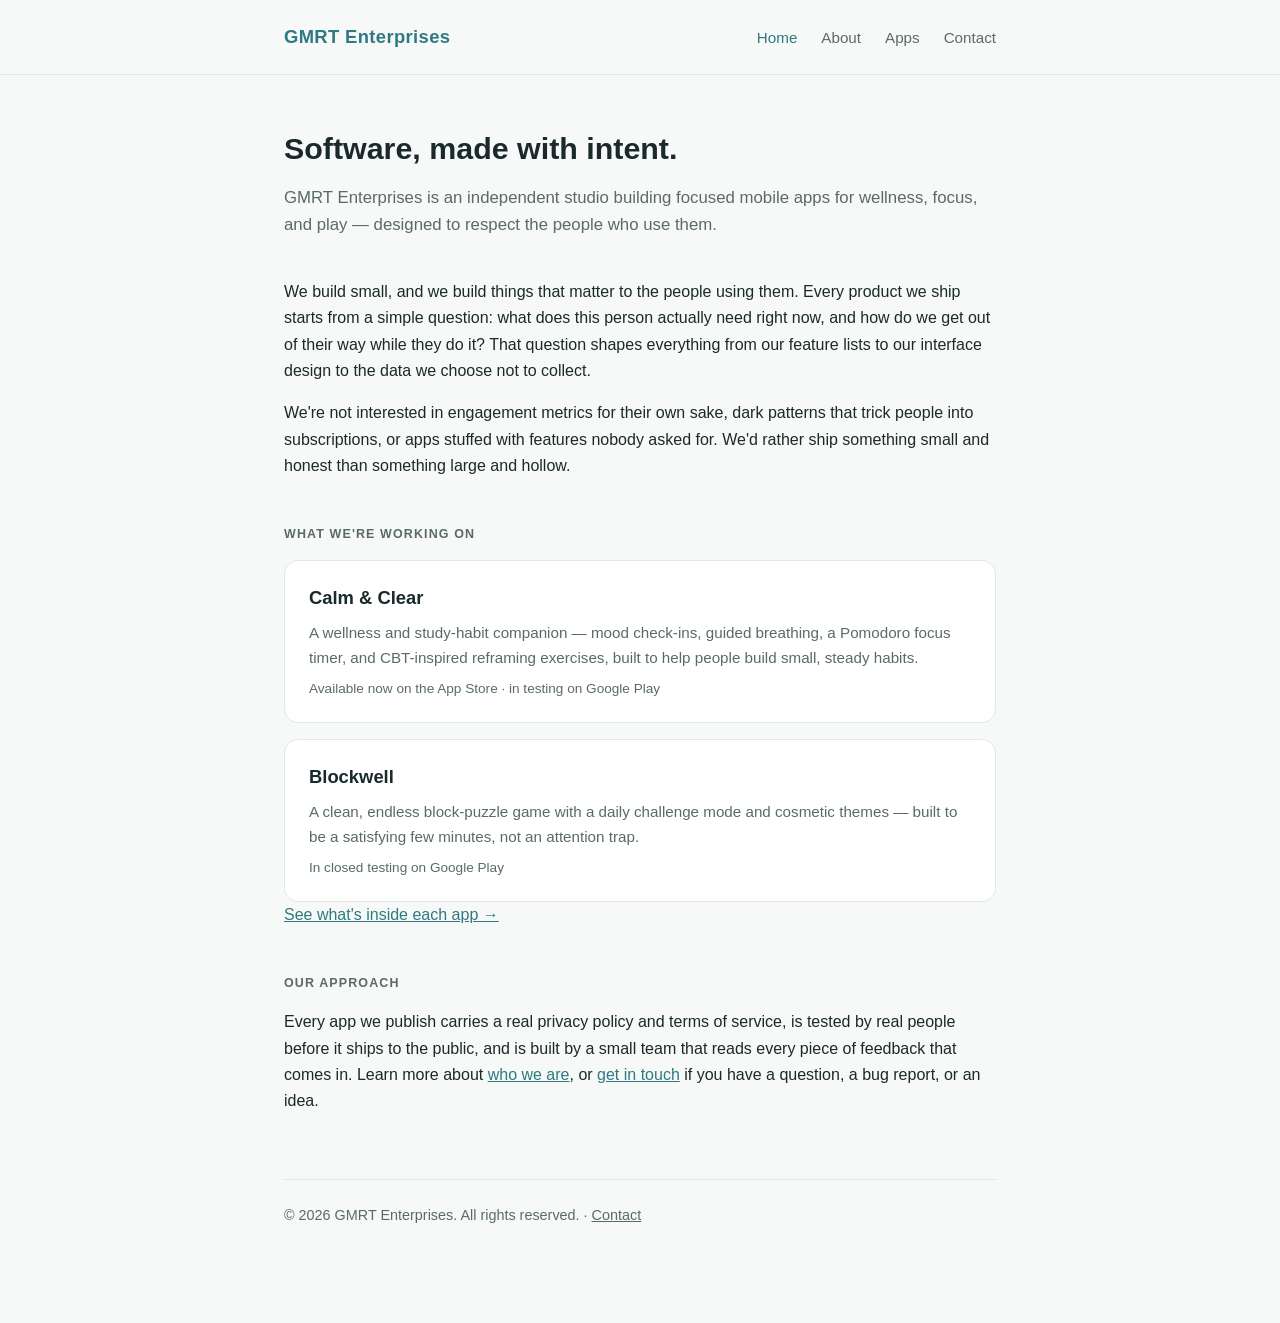
<file: index.html>
<!DOCTYPE html>
<html lang="en">
<head>
<meta charset="UTF-8">
<title>GMRT Enterprises</title>
<meta name="viewport" content="width=device-width, initial-scale=1">
<meta name="description" content="GMRT Enterprises is an independent software studio building focused, respectful mobile apps for wellness, focus, and play.">
<link rel="stylesheet" href="styles.css">
</head>
<body>
<nav class="site-nav">
  <div class="inner">
    <a class="brand" href="/">GMRT Enterprises</a>
    <div class="nav-links">
      <a href="/" class="active">Home</a>
      <a href="/about.html">About</a>
      <a href="/apps.html">Apps</a>
      <a href="/contact.html">Contact</a>
    </div>
  </div>
</nav>
<div class="wrap">
  <header class="page-header">
    <h1>Software, made with intent.</h1>
    <p class="tagline">GMRT Enterprises is an independent studio building focused mobile apps for wellness, focus, and play &mdash; designed to respect the people who use them.</p>
  </header>

  <p>We build small, and we build things that matter to the people using them. Every product we ship starts from a simple question: what does this person actually need right now, and how do we get out of their way while they do it? That question shapes everything from our feature lists to our interface design to the data we choose not to collect.</p>

  <p>We're not interested in engagement metrics for their own sake, dark patterns that trick people into subscriptions, or apps stuffed with features nobody asked for. We'd rather ship something small and honest than something large and hollow.</p>

  <h2>What We're Working On</h2>
  <div class="apps">
    <a class="app" href="https://apps.apple.com/us/app/calm-and-clear/id6804903688">
      <p class="app-name">Calm &amp; Clear</p>
      <p class="app-desc">A wellness and study-habit companion &mdash; mood check-ins, guided breathing, a Pomodoro focus timer, and CBT-inspired reframing exercises, built to help people build small, steady habits.</p>
      <p class="app-status">Available now on the App Store &middot; in testing on Google Play</p>
    </a>
    <div class="app">
      <p class="app-name">Blockwell</p>
      <p class="app-desc">A clean, endless block-puzzle game with a daily challenge mode and cosmetic themes &mdash; built to be a satisfying few minutes, not an attention trap.</p>
      <p class="app-status">In closed testing on Google Play</p>
    </div>
  </div>

  <p><a href="/apps.html">See what's inside each app &rarr;</a></p>

  <h2>Our Approach</h2>
  <p>Every app we publish carries a real privacy policy and terms of service, is tested by real people before it ships to the public, and is built by a small team that reads every piece of feedback that comes in. Learn more about <a href="/about.html">who we are</a>, or <a href="/contact.html">get in touch</a> if you have a question, a bug report, or an idea.</p>

  <footer class="site-footer">
    &copy; 2026 GMRT Enterprises. All rights reserved. &middot; <a href="/contact.html">Contact</a>
  </footer>
</div>
</body>
</html>
</file>
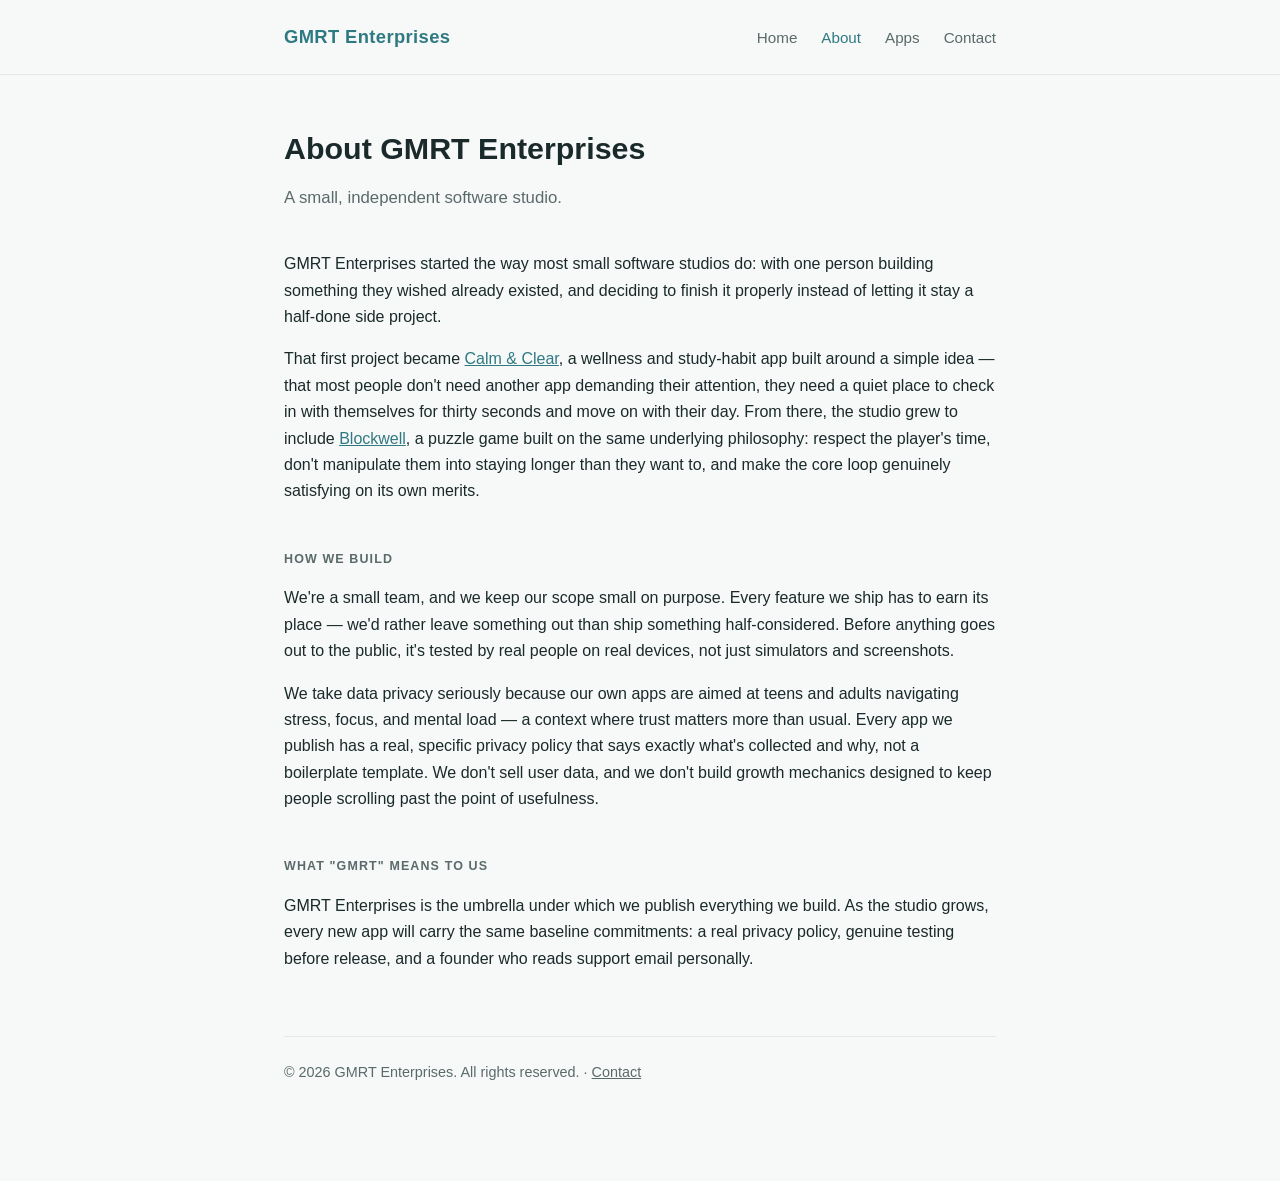
<file: about.html>
<!DOCTYPE html>
<html lang="en">
<head>
<meta charset="UTF-8">
<title>About &mdash; GMRT Enterprises</title>
<meta name="viewport" content="width=device-width, initial-scale=1">
<meta name="description" content="The story behind GMRT Enterprises, and how we decide what to build.">
<link rel="stylesheet" href="styles.css">
</head>
<body>
<nav class="site-nav">
  <div class="inner">
    <a class="brand" href="/">GMRT Enterprises</a>
    <div class="nav-links">
      <a href="/">Home</a>
      <a href="/about.html" class="active">About</a>
      <a href="/apps.html">Apps</a>
      <a href="/contact.html">Contact</a>
    </div>
  </div>
</nav>
<div class="wrap">
  <header class="page-header">
    <h1>About GMRT Enterprises</h1>
    <p class="tagline">A small, independent software studio.</p>
  </header>

  <p>GMRT Enterprises started the way most small software studios do: with one person building something they wished already existed, and deciding to finish it properly instead of letting it stay a half-done side project.</p>

  <p>That first project became <a href="/apps.html">Calm &amp; Clear</a>, a wellness and study-habit app built around a simple idea &mdash; that most people don't need another app demanding their attention, they need a quiet place to check in with themselves for thirty seconds and move on with their day. From there, the studio grew to include <a href="/apps.html">Blockwell</a>, a puzzle game built on the same underlying philosophy: respect the player's time, don't manipulate them into staying longer than they want to, and make the core loop genuinely satisfying on its own merits.</p>

  <h2>How We Build</h2>
  <p>We're a small team, and we keep our scope small on purpose. Every feature we ship has to earn its place &mdash; we'd rather leave something out than ship something half-considered. Before anything goes out to the public, it's tested by real people on real devices, not just simulators and screenshots.</p>

  <p>We take data privacy seriously because our own apps are aimed at teens and adults navigating stress, focus, and mental load &mdash; a context where trust matters more than usual. Every app we publish has a real, specific privacy policy that says exactly what's collected and why, not a boilerplate template. We don't sell user data, and we don't build growth mechanics designed to keep people scrolling past the point of usefulness.</p>

  <h2>What "GMRT" Means to Us</h2>
  <p>GMRT Enterprises is the umbrella under which we publish everything we build. As the studio grows, every new app will carry the same baseline commitments: a real privacy policy, genuine testing before release, and a founder who reads support email personally.</p>

  <footer class="site-footer">
    &copy; 2026 GMRT Enterprises. All rights reserved. &middot; <a href="/contact.html">Contact</a>
  </footer>
</div>
</body>
</html>
</file>
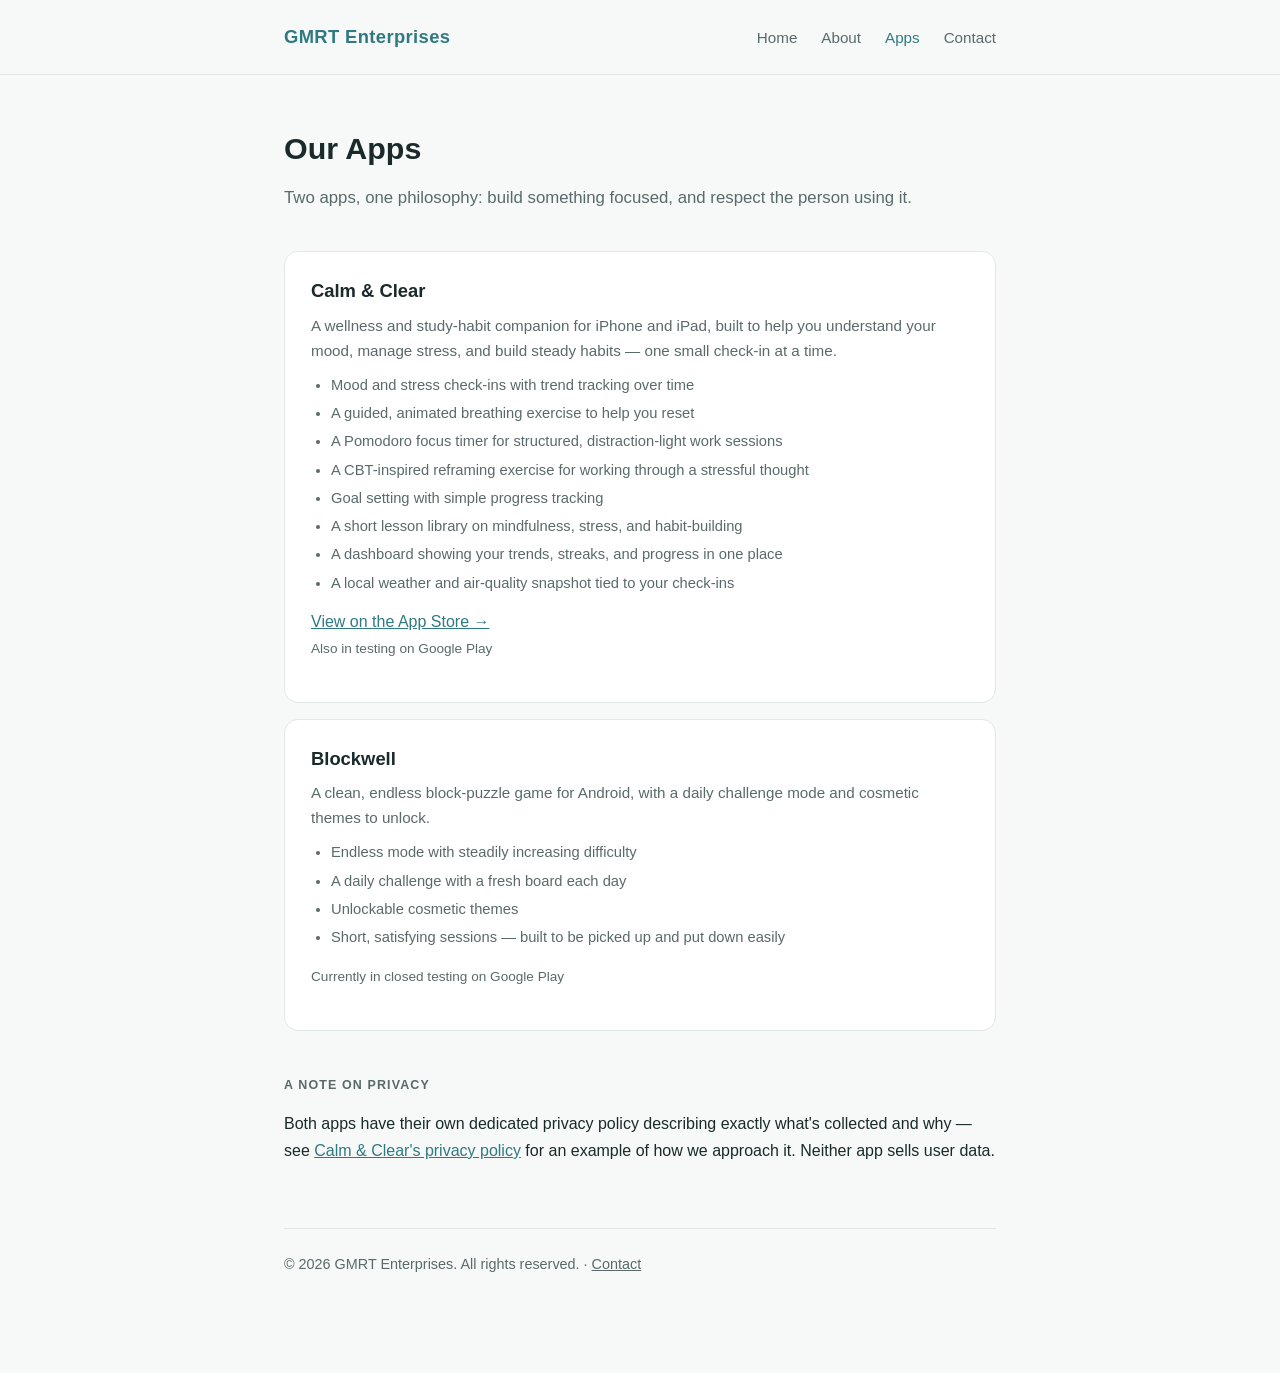
<file: apps.html>
<!DOCTYPE html>
<html lang="en">
<head>
<meta charset="UTF-8">
<title>Apps &mdash; GMRT Enterprises</title>
<meta name="viewport" content="width=device-width, initial-scale=1">
<meta name="description" content="Calm & Clear and Blockwell, the apps built by GMRT Enterprises.">
<link rel="stylesheet" href="styles.css">
</head>
<body>
<nav class="site-nav">
  <div class="inner">
    <a class="brand" href="/">GMRT Enterprises</a>
    <div class="nav-links">
      <a href="/">Home</a>
      <a href="/about.html">About</a>
      <a href="/apps.html" class="active">Apps</a>
      <a href="/contact.html">Contact</a>
    </div>
  </div>
</nav>
<div class="wrap">
  <header class="page-header">
    <h1>Our Apps</h1>
    <p class="tagline">Two apps, one philosophy: build something focused, and respect the person using it.</p>
  </header>

  <div class="card">
    <h3>Calm &amp; Clear</h3>
    <p class="app-desc">A wellness and study-habit companion for iPhone and iPad, built to help you understand your mood, manage stress, and build steady habits &mdash; one small check-in at a time.</p>
    <ul class="feature-list">
      <li>Mood and stress check-ins with trend tracking over time</li>
      <li>A guided, animated breathing exercise to help you reset</li>
      <li>A Pomodoro focus timer for structured, distraction-light work sessions</li>
      <li>A CBT-inspired reframing exercise for working through a stressful thought</li>
      <li>Goal setting with simple progress tracking</li>
      <li>A short lesson library on mindfulness, stress, and habit-building</li>
      <li>A dashboard showing your trends, streaks, and progress in one place</li>
      <li>A local weather and air-quality snapshot tied to your check-ins</li>
    </ul>
    <p style="margin-top:14px;">
      <a href="https://apps.apple.com/us/app/calm-and-clear/id6804903688">View on the App Store &rarr;</a><br>
      <span class="app-status">Also in testing on Google Play</span>
    </p>
  </div>

  <div class="card">
    <h3>Blockwell</h3>
    <p class="app-desc">A clean, endless block-puzzle game for Android, with a daily challenge mode and cosmetic themes to unlock.</p>
    <ul class="feature-list">
      <li>Endless mode with steadily increasing difficulty</li>
      <li>A daily challenge with a fresh board each day</li>
      <li>Unlockable cosmetic themes</li>
      <li>Short, satisfying sessions &mdash; built to be picked up and put down easily</li>
    </ul>
    <p style="margin-top:14px;"><span class="app-status">Currently in closed testing on Google Play</span></p>
  </div>

  <h2>A Note on Privacy</h2>
  <p>Both apps have their own dedicated privacy policy describing exactly what's collected and why &mdash; see <a href="https://antronet004.github.io/calmandclear-legal/">Calm &amp; Clear's privacy policy</a> for an example of how we approach it. Neither app sells user data.</p>

  <footer class="site-footer">
    &copy; 2026 GMRT Enterprises. All rights reserved. &middot; <a href="/contact.html">Contact</a>
  </footer>
</div>
</body>
</html>
</file>
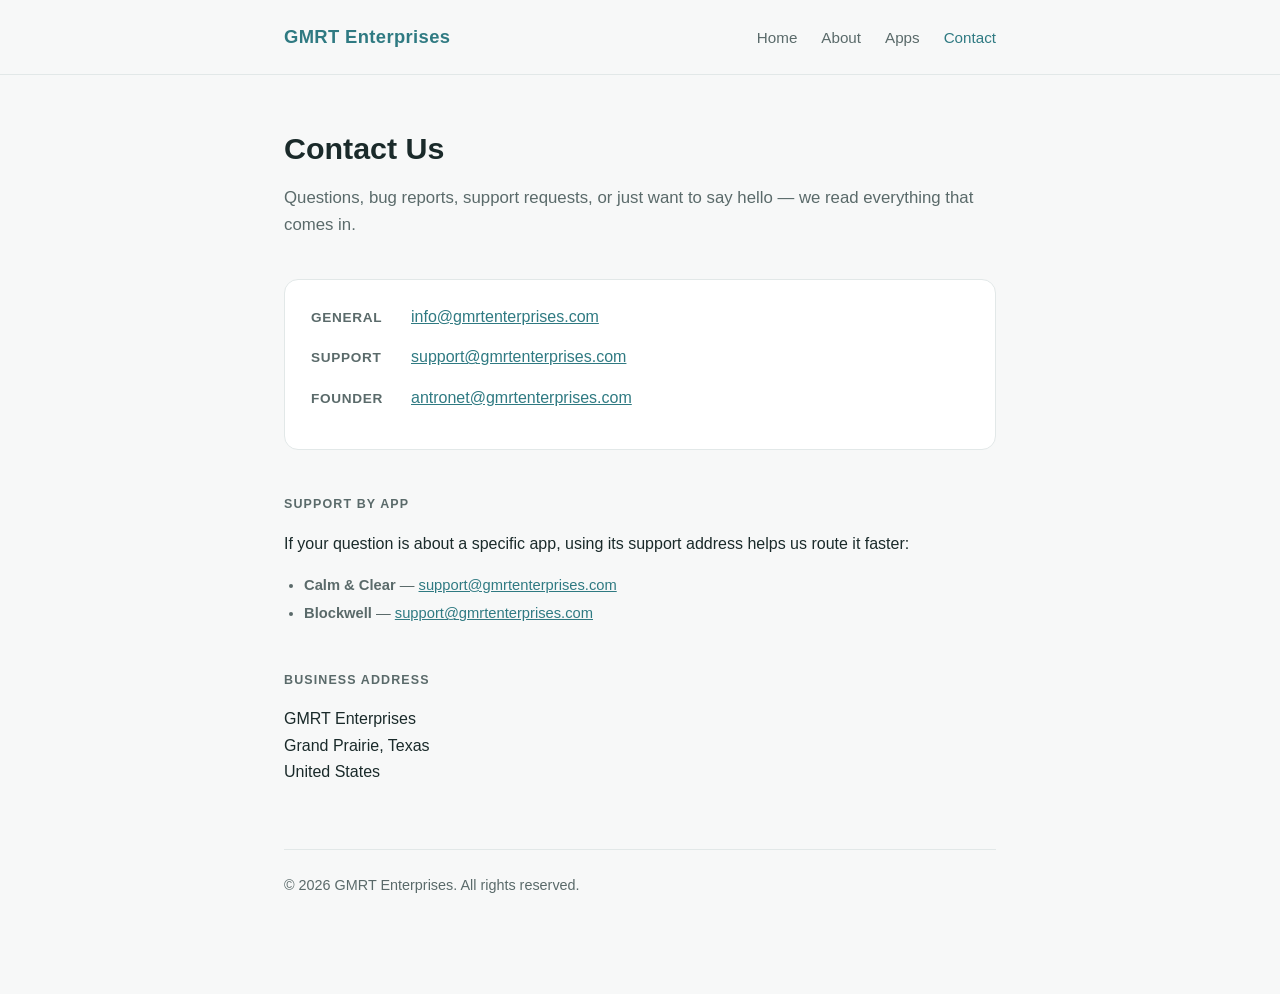
<file: contact.html>
<!DOCTYPE html>
<html lang="en">
<head>
<meta charset="UTF-8">
<title>Contact &mdash; GMRT Enterprises</title>
<meta name="viewport" content="width=device-width, initial-scale=1">
<meta name="description" content="Get in touch with GMRT Enterprises.">
<link rel="stylesheet" href="styles.css">
</head>
<body>
<nav class="site-nav">
  <div class="inner">
    <a class="brand" href="/">GMRT Enterprises</a>
    <div class="nav-links">
      <a href="/">Home</a>
      <a href="/about.html">About</a>
      <a href="/apps.html">Apps</a>
      <a href="/contact.html" class="active">Contact</a>
    </div>
  </div>
</nav>
<div class="wrap">
  <header class="page-header">
    <h1>Contact Us</h1>
    <p class="tagline">Questions, bug reports, support requests, or just want to say hello &mdash; we read everything that comes in.</p>
  </header>

  <div class="card">
    <div class="contact-row">
      <span class="contact-label">General</span>
      <a href="mailto:info@gmrtenterprises.com">info@gmrtenterprises.com</a>
    </div>
    <div class="contact-row">
      <span class="contact-label">Support</span>
      <a href="mailto:support@gmrtenterprises.com">support@gmrtenterprises.com</a>
    </div>
    <div class="contact-row">
      <span class="contact-label">Founder</span>
      <a href="mailto:antronet@gmrtenterprises.com">antronet@gmrtenterprises.com</a>
    </div>
  </div>

  <h2>Support By App</h2>
  <p>If your question is about a specific app, using its support address helps us route it faster:</p>
  <ul class="feature-list">
    <li><strong>Calm &amp; Clear</strong> &mdash; <a href="mailto:support@gmrtenterprises.com">support@gmrtenterprises.com</a></li>
    <li><strong>Blockwell</strong> &mdash; <a href="mailto:support@gmrtenterprises.com">support@gmrtenterprises.com</a></li>
  </ul>

  <h2>Business Address</h2>
  <p>GMRT Enterprises<br>
  Grand Prairie, Texas<br>
  United States</p>

  <footer class="site-footer">
    &copy; 2026 GMRT Enterprises. All rights reserved.
  </footer>
</div>
</body>
</html>
</file>
<file: styles.css>
:root {
  --bg: #f7f8f8;
  --surface: #ffffff;
  --text: #1a2a2a;
  --text-muted: #5a6a6a;
  --accent: #2f7a82;
  --accent-dark: #215a61;
  --border: #e2e8e8;
}
@media (prefers-color-scheme: dark) {
  :root {
    --bg: #0e1616;
    --surface: #16201f;
    --text: #e8efef;
    --text-muted: #9fb0b0;
    --accent: #4fb3bd;
    --accent-dark: #7fd0d8;
    --border: #24312f;
  }
}
* { box-sizing: border-box; }
html { scroll-behavior: smooth; }
body {
  margin: 0;
  font-family: -apple-system, BlinkMacSystemFont, "Segoe UI", Roboto, Helvetica, Arial, sans-serif;
  background: var(--bg);
  color: var(--text);
  line-height: 1.65;
  -webkit-font-smoothing: antialiased;
}
.wrap { max-width: 760px; margin: 0 auto; padding: 0 24px 96px; }
nav.site-nav {
  border-bottom: 1px solid var(--border);
  margin-bottom: 48px;
}
nav.site-nav .inner {
  max-width: 760px;
  margin: 0 auto;
  padding: 22px 24px;
  display: flex;
  align-items: center;
  justify-content: space-between;
  flex-wrap: wrap;
  gap: 12px;
}
.brand {
  font-weight: 700;
  font-size: 1.15rem;
  letter-spacing: 0.02em;
  color: var(--accent);
  text-decoration: none;
}
.nav-links { display: flex; gap: 24px; flex-wrap: wrap; }
.nav-links a {
  color: var(--text-muted);
  text-decoration: none;
  font-size: 0.95rem;
  font-weight: 500;
}
.nav-links a:hover, .nav-links a.active { color: var(--accent); }
header.page-header { margin-bottom: 40px; }
h1 { font-size: 1.9rem; margin: 0 0 10px; }
.tagline { color: var(--text-muted); font-size: 1.05rem; margin: 0; }
h2 {
  font-size: 0.78rem;
  text-transform: uppercase;
  letter-spacing: 0.09em;
  color: var(--text-muted);
  margin: 44px 0 16px;
}
h3 { font-size: 1.15rem; margin: 0 0 6px; }
p { margin: 0 0 16px; }
a { color: var(--accent); }
.apps { display: grid; gap: 16px; }
.app {
  display: block;
  background: var(--surface);
  border: 1px solid var(--border);
  border-radius: 14px;
  padding: 22px 24px;
  text-decoration: none;
  color: inherit;
  transition: border-color 0.15s ease;
}
.app:hover { border-color: var(--accent); }
.app-name { font-weight: 650; font-size: 1.15rem; margin: 0 0 6px; }
.app-desc { color: var(--text-muted); font-size: 0.95rem; margin: 0 0 8px; }
.app-status { color: var(--text-muted); font-size: 0.85rem; margin: 0; }
.feature-list { margin: 10px 0 0; padding-left: 20px; color: var(--text-muted); font-size: 0.92rem; }
.feature-list li { margin-bottom: 4px; }
.card {
  background: var(--surface);
  border: 1px solid var(--border);
  border-radius: 14px;
  padding: 24px 26px;
  margin-bottom: 16px;
}
footer.site-footer {
  margin-top: 64px;
  padding-top: 24px;
  border-top: 1px solid var(--border);
  color: var(--text-muted);
  font-size: 0.9rem;
}
footer.site-footer a { color: var(--text-muted); text-decoration: underline; }
.contact-row { display: flex; gap: 10px; align-items: baseline; margin-bottom: 14px; }
.contact-label { font-weight: 600; min-width: 90px; color: var(--text-muted); font-size: 0.85rem; text-transform: uppercase; letter-spacing: 0.05em; }
</file>
